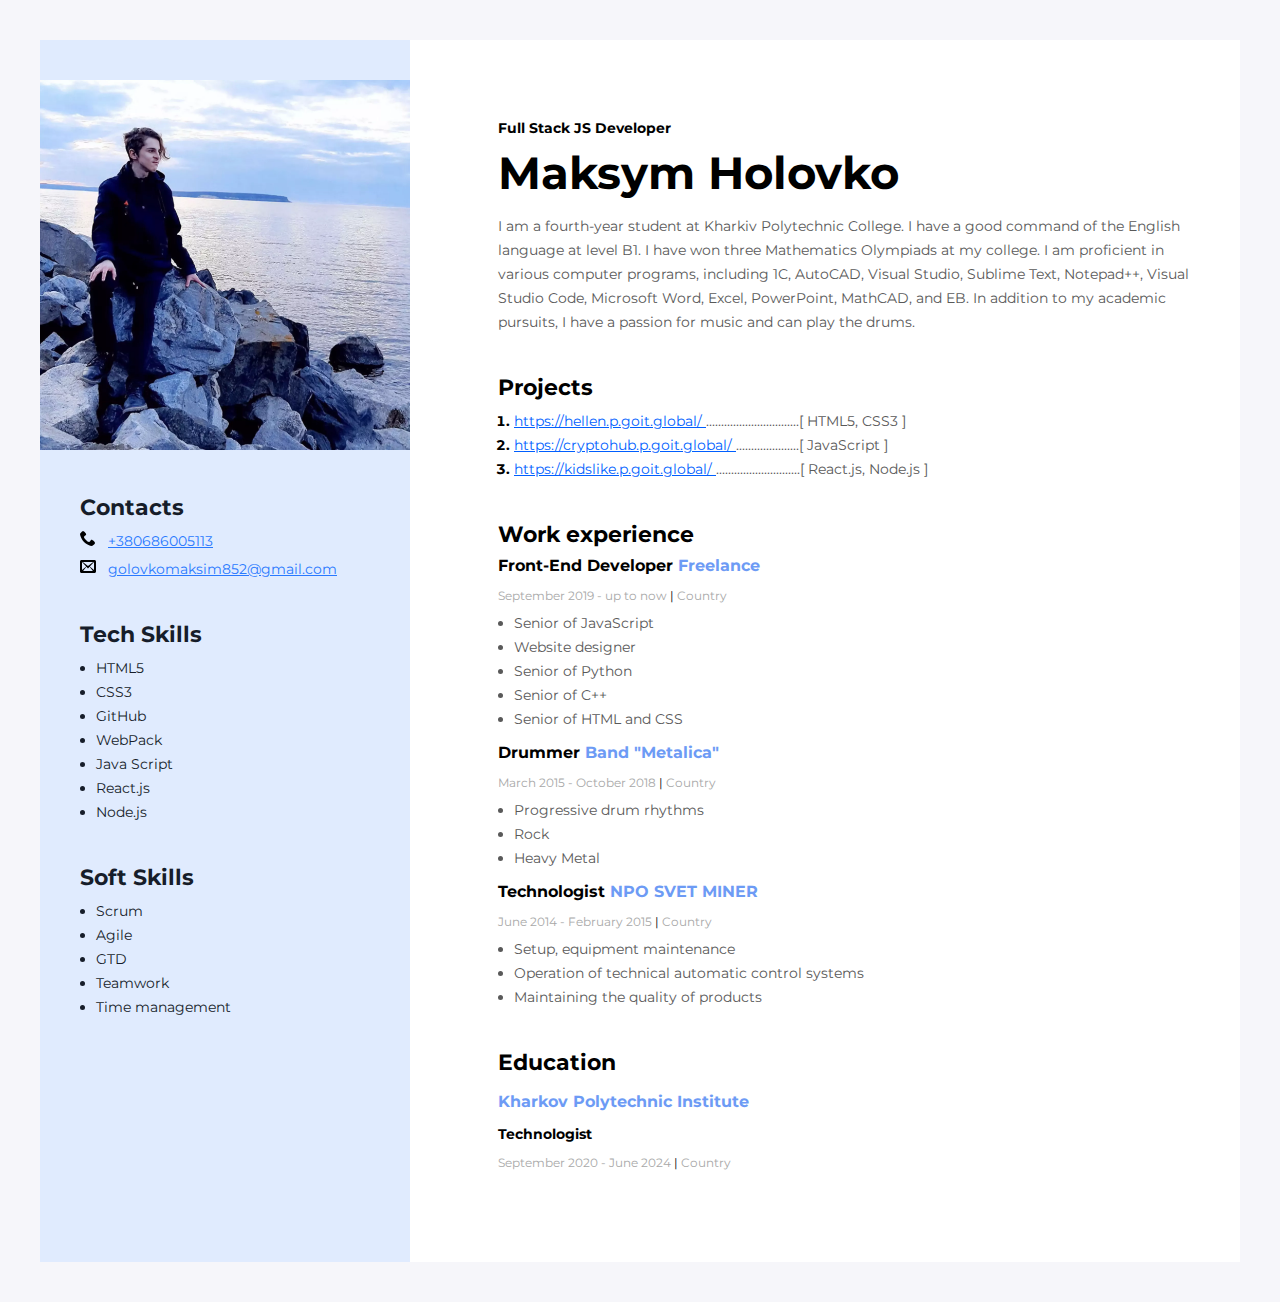
<file: index.html>
<!DOCTYPE html>
<html lang="en">
  <head>
    <meta charset="UTF-8" />
    <meta name="viewport" content="width=device-width, initial-scale=1.0" />
    <title>My resume</title>
    <link rel="preconnect" href="https://fonts.googleapis.com" />
    <link rel="preconnect" href="https://fonts.gstatic.com" crossorigin />
    <link
      rel="stylesheet"
      href="https://fonts.googleapis.com/css2?family=Montserrat:wght@400;700&display=swap"
    />
    <link
      rel="stylesheet"
      href="https://cdnjs.cloudflare.com/ajax/libs/modern-normalize/2.0.0/modern-normalize.min.css"
    />
    <link rel="stylesheet" href="CSS/styles.css" />
  </head>

  <body>
    <!-- Wrapper -->
    <div class="wrapper">
      <!-- Main content  -->
      <div class="main-content">
        <!-- My info  -->
        <div class="my-info">
          <h2 class="my-profession">Full Stack JS Developer</h2>
          <h1 class="my-name">Maksym Holovko</h1>
          <p class="my-descr">
            I am a fourth-year student at Kharkiv Polytechnic College. I have a
            good command of the English language at level B1. I have won three
            Mathematics Olympiads at my college. I am proficient in various
            computer programs, including 1C, AutoCAD, Visual Studio, Sublime
            Text, Notepad++, Visual Studio Code, Microsoft Word, Excel,
            PowerPoint, MathCAD, and EB. In addition to my academic pursuits, I
            have a passion for music and can play the drums.
          </p>
        </div>

        <!-- My projects -->
        <div class="my-project-container">
          <h3 class="my-projects-title">Projects</h3>
          <ol class="my-projects-list">
            <li class="my-project-item">
              <a
                class="my-project-item-link"
                href="https://hellen.p.goit.global/ "
                target="_blank"
                >https://hellen.p.goit.global/
              </a>
              <span class="my-project-item-tech"
                >...............................[ HTML5, CSS3 ]</span
              >
            </li>
            <li class="my-project-item">
              <a
                class="my-project-item-link"
                href="https://cryptohub.p.goit.global/"
                target="_blank"
                >https://cryptohub.p.goit.global/
              </a>
              <span class="my-project-item-tech"
                >.....................[ JavaScript ]</span
              >
            </li>
            <li class="my-project-item">
              <a
                class="my-project-item-link"
                href="https://kidslike.p.goit.global/"
                target="_blank"
                >https://kidslike.p.goit.global/
              </a>
              <span class="my-project-item-tech"
                >............................[ React.js, Node.js ]</span
              >
            </li>
          </ol>
        </div>

        <!-- Work experience -->
        <div class="work-experience-section">
          <h3 class="work-experience-title">Work experience</h3>

          <!-- Company 1 -->
          <div class="work-experience-container">
            <h4 class="work-experience-company">
              Front-End Developer <span class="company-name">Freelance</span>
            </h4>
            <p class="work-experience-period">
              September 2019 - up to now
              <span class="work-experience-period-separator"> | </span> Country
            </p>
            <ul class="work-experience-duties-list">
              <li class="work-experience-duties-item">Senior of JavaScript</li>
              <li class="work-experience-duties-item">Website designer</li>
              <li class="work-experience-duties-item">Senior of Python</li>
              <li class="work-experience-duties-item">Senior of C++</li>
              <li class="work-experience-duties-item">
                Senior of HTML and CSS
              </li>
            </ul>
          </div>

          <!-- Company 2 -->
          <div class="work-experience-container">
            <h4 class="work-experience-company">
              Drummer <span class="company-name">Band "Metalica"</span>
            </h4>
            <p class="work-experience-period">
              March 2015 - October 2018
              <span class="work-experience-period-separator">|</span> Country
            </p>
            <ul class="work-experience-duties-list">
              <li class="work-experience-duties-item">
                Progressive drum rhythms
              </li>
              <li class="work-experience-duties-item">Rock</li>
              <li class="work-experience-duties-item">Heavy Metal</li>
            </ul>
          </div>

          <!-- Company 3 -->
          <div class="work-experience-container">
            <h4 class="work-experience-company">
              Technologist <span class="company-name">NPO SVET MINER</span>
            </h4>
            <p class="work-experience-period">
              June 2014 - February 2015
              <span class="work-experience-period-separator">|</span> Country
            </p>
            <ul class="work-experience-duties-list">
              <li class="work-experience-duties-item">
                Setup, equipment maintenance
              </li>
              <li class="work-experience-duties-item">
                Operation of technical automatic control systems
              </li>
              <li class="work-experience-duties-item">
                Maintaining the quality of products
              </li>
            </ul>
          </div>
        </div>

        <!-- Education -->
        <div>
          <h3 class="education-title">Education</h3>
          <p class="education-place">Kharkov Polytechnic Institute</p>
          <p class="speciality">Technologist</p>
          <p class="education-period">
            September 2020 - June 2024
            <span class="education-separator">|</span> Country
          </p>
        </div>
      </div>

      <!-- Sidebar -->
      <aside class="sidebar">
        <img
          srcset="./IMG/profile@x2.webp"
          src="./IMG/profile.webp"
          alt="my-photo"
          class="my-photo"
          width="370"
          loading="lazy"
        />
        <div class="sidebar-content">
          <!-- Contacts -->
          <div class="contacts-conteiner">
            <h3 class="contacts-title">Contacts</h3>
            <p class="contacts-item">
              <span class="contacts-type"
                ><svg
                  class="contacts-icon"
                  width="16"
                  height="16"
                  aria-label="icon-phone"
                >
                  <use href="./IMG/symbol-defs.svg#icon-phone"></use></svg
              ></span>
              <a class="contacts-link" href="tell:+380686005113"
                >+380686005113</a
              >
            </p>
            <p class="contacts-item">
              <span class="contacts-type"
                ><svg
                  class="contacts-icon"
                  width="16"
                  height="16"
                  aria-label="icon-envelop"
                >
                  <use href="./IMG/symbol-defs.svg#icon-envelop"></use></svg
              ></span>
              <a class="contacts-link" href="malto:golovkomaksim852@gmail.com"
                >golovkomaksim852@gmail.com</a
              >
            </p>
          </div>

          <!-- Tech Skills  -->
          <div class="skills-container">
            <h3 class="skills-title">Tech Skills</h3>
            <ul class="skills-list">
              <li class="skills-list-item">HTML5</li>
              <li class="skills-list-item">CSS3</li>
              <li class="skills-list-item">GitHub</li>
              <li class="skills-list-item">WebPack</li>
              <li class="skills-list-item">Java Script</li>
              <li class="skills-list-item">React.js</li>
              <li class="skills-list-item">Node.js</li>
            </ul>
          </div>

          <!-- Soft Skills  -->
          <div class="skills-container">
            <h3 class="skills-title">Soft Skills</h3>
            <ul class="skills-list">
              <li class="skills-list-item">Scrum</li>
              <li class="skills-list-item">Agile</li>
              <li class="skills-list-item">GTD</li>
              <li class="skills-list-item">Teamwork</li>
              <li class="skills-list-item">Time management</li>
            </ul>
          </div>
        </div>
      </aside>
    </div>
  </body>
</html>
</file>
<file: CSS/styles.css>
body {
  background: #f6f6fa;
  padding: 40px 40px 40px 40px;
  font-family: "Montserrat", sans-serif;
  display: flex;
}

ul {
  margin-top: 0px;
  margin-bottom: 0px;
}

ol {
  margin-top: 0px;
  margin-bottom: 0px;
}

.wrapper {
  background: #fff;
  display: flex;
  flex-direction: row-reverse;
  width: 1200px;
  margin: 0 auto;
}

/* Main content */
.main-content {
  padding-left: 88px;
  padding-top: 80px;
  padding-right: 40px;
  padding-bottom: 80px;
  box-sizing: border-box;
}

/* Sidebar */
.sidebar {
  background: #e0ebfe;
  padding-top: 40px;
  padding-bottom: 40px;
  box-sizing: border-box;
  width: 370px;
}

.sidebar-content {
  padding-left: 40px;
  padding-top: 40px;
  padding-right: 40px;
  box-sizing: border-box;
}

/* Contacts */
.contacts-title {
  color: #161d2a;
  font-size: 22px;
  font-weight: 700;
  line-height: normal;
  margin-top: 0;
  margin-bottom: 8px;
}
.contacts-type {
  margin-right: 8px;
}
.contacts-link {
  color: #2979ff;
  font-size: 14px;
  font-weight: 400;
  line-height: 24px;
  text-decoration-line: underline;
}

.contacts-item {
  margin-top: 0px;
  margin-bottom: 4px;
}

.contacts-conteiner {
  margin-bottom: 40px;
}

/* skils container */
.skills-container {
  margin-bottom: 40px;
}
.skills-title {
  color: #161d2a;
  font-size: 22px;
  font-weight: 700;
  line-height: normal;
  margin-top: 0px;
  margin-bottom: 8px;
}

.skills-list {
  padding-left: 16px;
}

.skills-list-item {
  color: #161d2a;
  font-size: 14px;
  font-weight: 400;
  line-height: 24px;
}

/* Main content */
.my-profession {
  color: #000;
  font-size: 14px;
  font-weight: 700;
  line-height: 17px;
  margin-top: 0px;
  margin-bottom: 8px;
}

.my-name {
  color: #000;
  font-size: 45px;
  font-weight: 700;
  line-height: 55px;
  margin-top: 0px;
  margin-bottom: 12px;
}

.my-descr {
  color: #595959;
  font-size: 14px;
  font-weight: 400;
  line-height: 24px;
}
.my-info {
  margin-bottom: 40px;
}

/* My projects */
.my-projects-title {
  color: #000;
  font-size: 22px;
  font-weight: 700;
  line-height: 27px;
  margin-top: 0px;
  margin-bottom: 8px;
}

.my-projects-list {
  padding-left: 16px;
}

.my-project-item {
  color: #000;
  font-size: 14px;
  font-weight: 700;
  line-height: 24px;
}

.my-project-item-link {
  color: #005fff;
  font-size: 14px;
  font-weight: 400;
  line-height: 24px;
  text-decoration-line: underline;
}

.my-project-item-tech {
  color: #595959;
  font-size: 14px;
  font-weight: 400;
  line-height: 24px;
}

.my-project-container {
  margin-bottom: 40px;
}

/* Work experiense */
.work-experience-title {
  color: #000;
  font-size: 22px;
  font-weight: 700;
  line-height: 27px;
  margin-top: 0px;
  margin-bottom: 8px;
}

.work-experience-company {
  color: #000;
  font-size: 16px;
  font-weight: 700;
  line-height: 20px;
  margin-top: 0px;
  margin-bottom: 12px;
}

.company-name {
  color: #6d9bf5;
}

.work-experience-period {
  color: #a8a8a8;
  font-size: 12px;
  font-weight: 400;
  line-height: 15px;
  margin-bottom: 8px;
}

.work-experience-period-separator {
  color: #000;
}

.work-experience-duties-list {
  padding-left: 16px;
}

.work-experience-duties-item {
  color: #595959;
  font-size: 14px;
  font-weight: 400;
  line-height: 24px;
}

.work-experience-container {
  margin-bottom: 12px;
}

.work-experience-section {
  margin-bottom: 40px;
}

/* Education */
.education-title {
  color: #000;
  font-size: 22px;
  font-weight: 700;
  line-height: normal;
  margin-top: 0px;
  margin-bottom: 8px;
}

.education-place {
  color: #6d9bf5;
  font-size: 16px;
  font-weight: 700;
  line-height: normal;
  margin-bottom: 8px;
}

.speciality {
  color: #000;
  font-size: 14px;
  font-weight: 700;
  line-height: normal;
  margin-bottom: 8px;
}

.education-period {
  color: #a8a8a8;
  font-size: 12px;
  font-weight: 400;
  line-height: 15px;
}

.education-separator {
  color: #000;
}

@media screen and (max-width: 960px) {
  body {
    padding: 20px;
  }

  .main-content {
    padding: 40px;
  }
}

@media screen and (max-width: 800px) {
  .sidebar {
    width: 250px;
  }

  .contacts-link {
    font-size: 10px;
  }

  .my-photo {
    width: 250px;
  }

  .sidebar-content {
    padding: 20px;
  }
}

@media screen and (max-width: 600px) {
  body {
    padding: 0px;
  }
  .my-photo {
    width: 200px;
  }

  .sidebar {
    width: 200px;
  }

  .main-content {
    padding: 20px;
  }

  .my-name {
    font-size: 28px;
  }

  .contacts-icon {
    height: 10px;
    width: 10px;
  }

  .contacts-type {
    margin-right: 0px;
  }

  .contacts-link {
    font-size: 9px;
  }
}

@media screen and (max-width: 510px) {
  .wrapper {
    flex-direction: column;
  }

  .my-photo {
    width: 100%;
  }

  .sidebar {
    width: 100%;
  }
}
</file>
